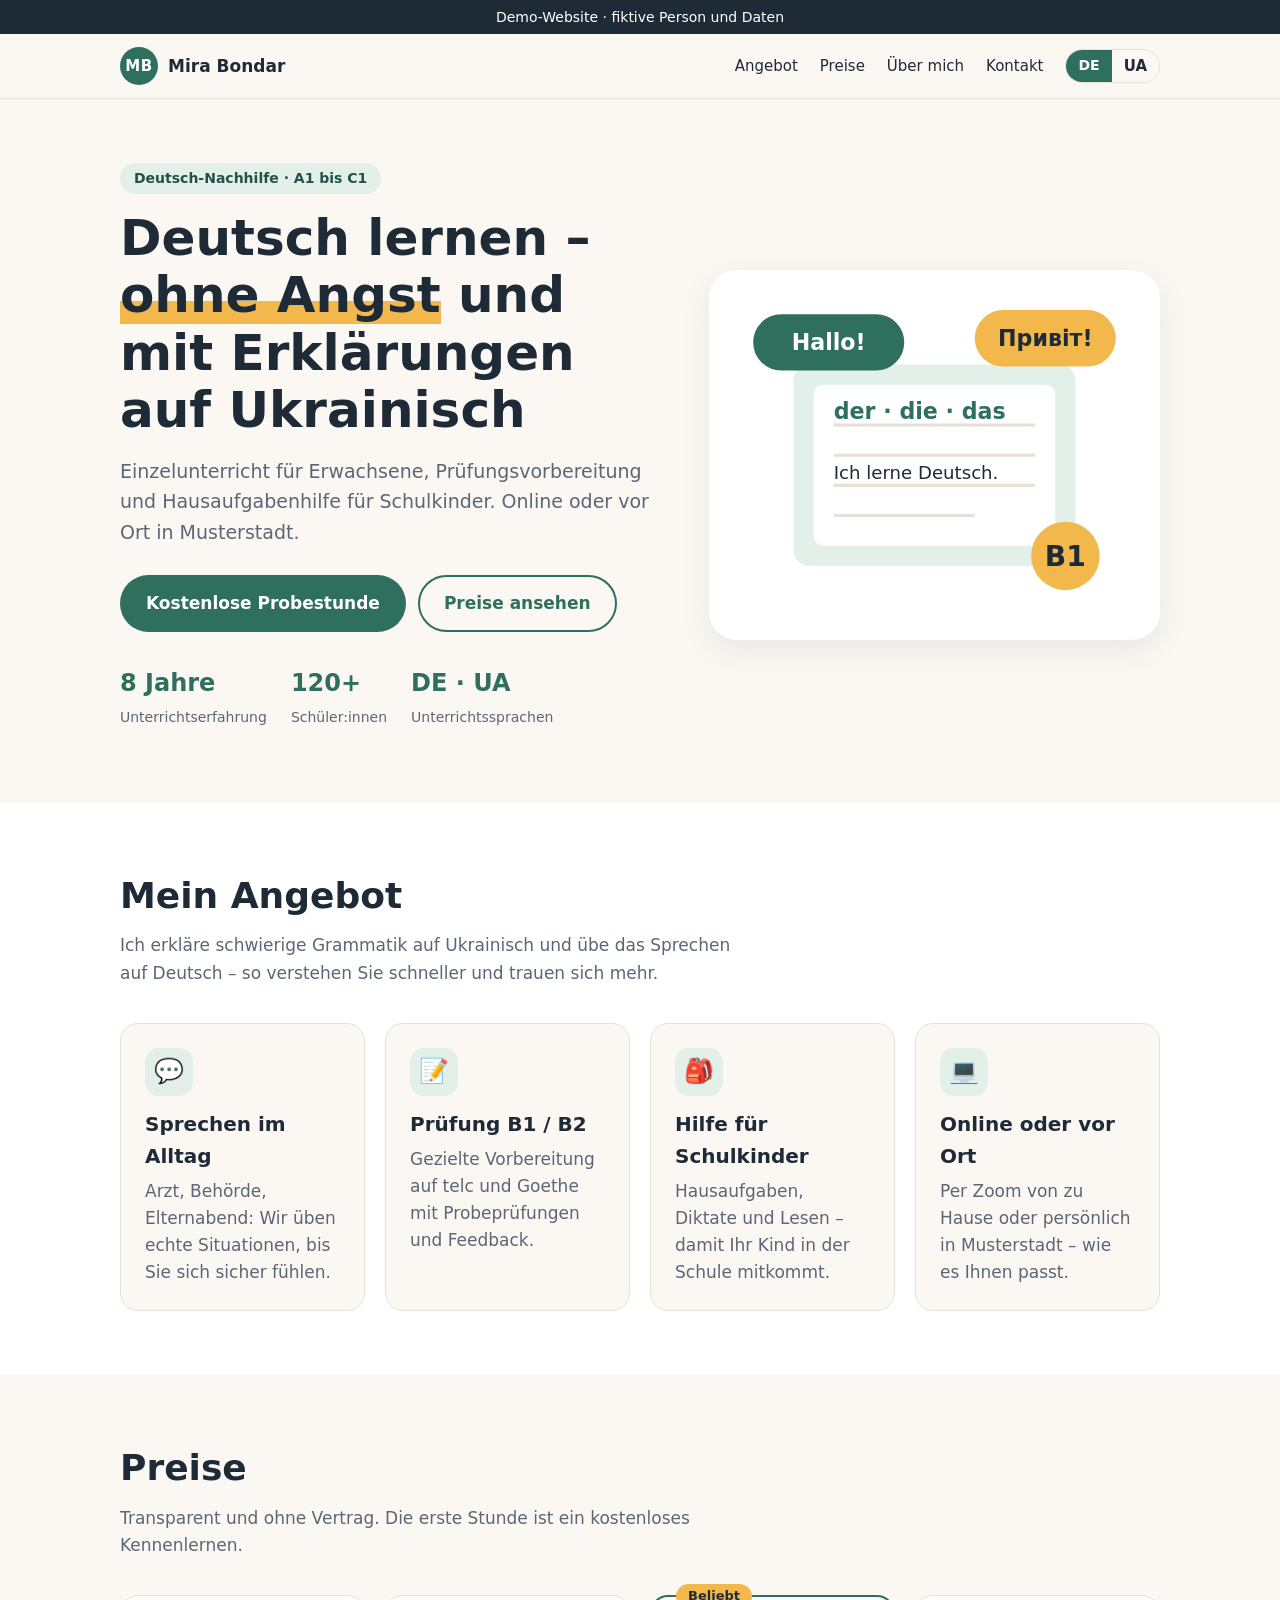
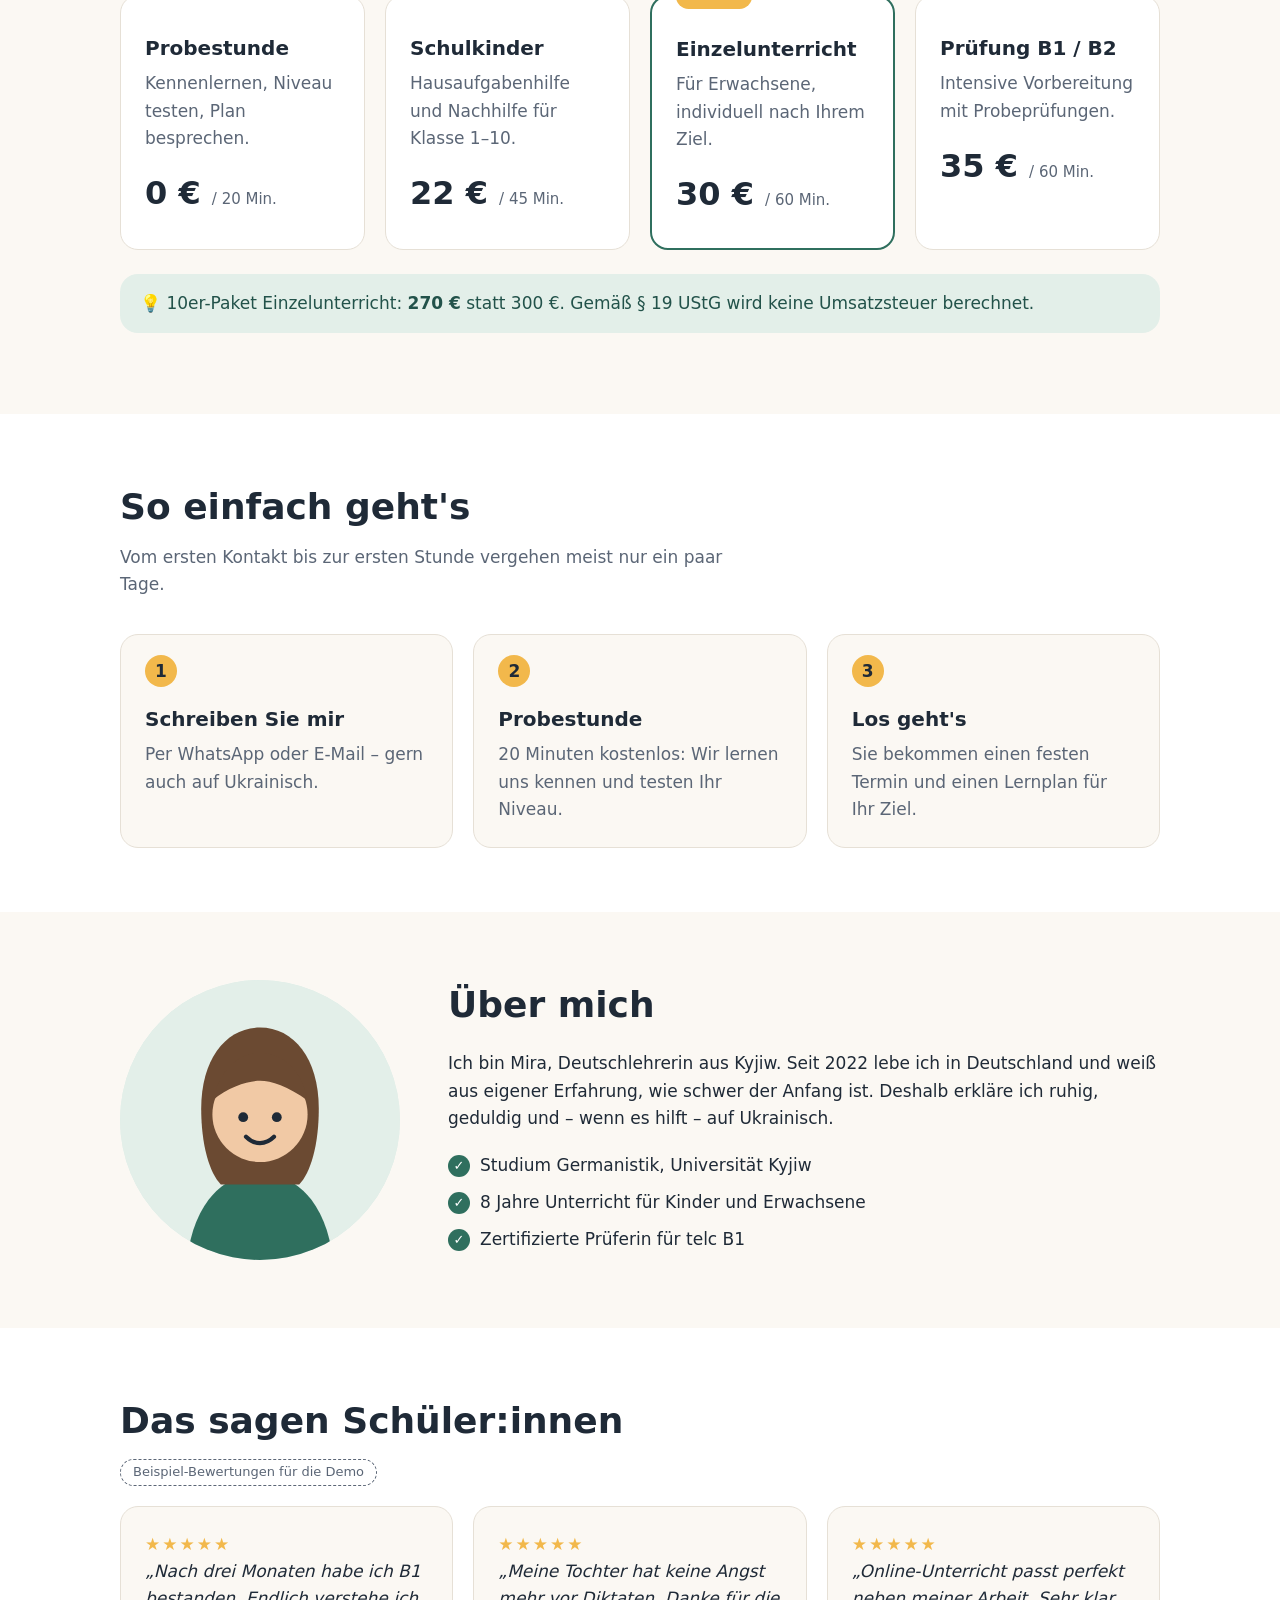
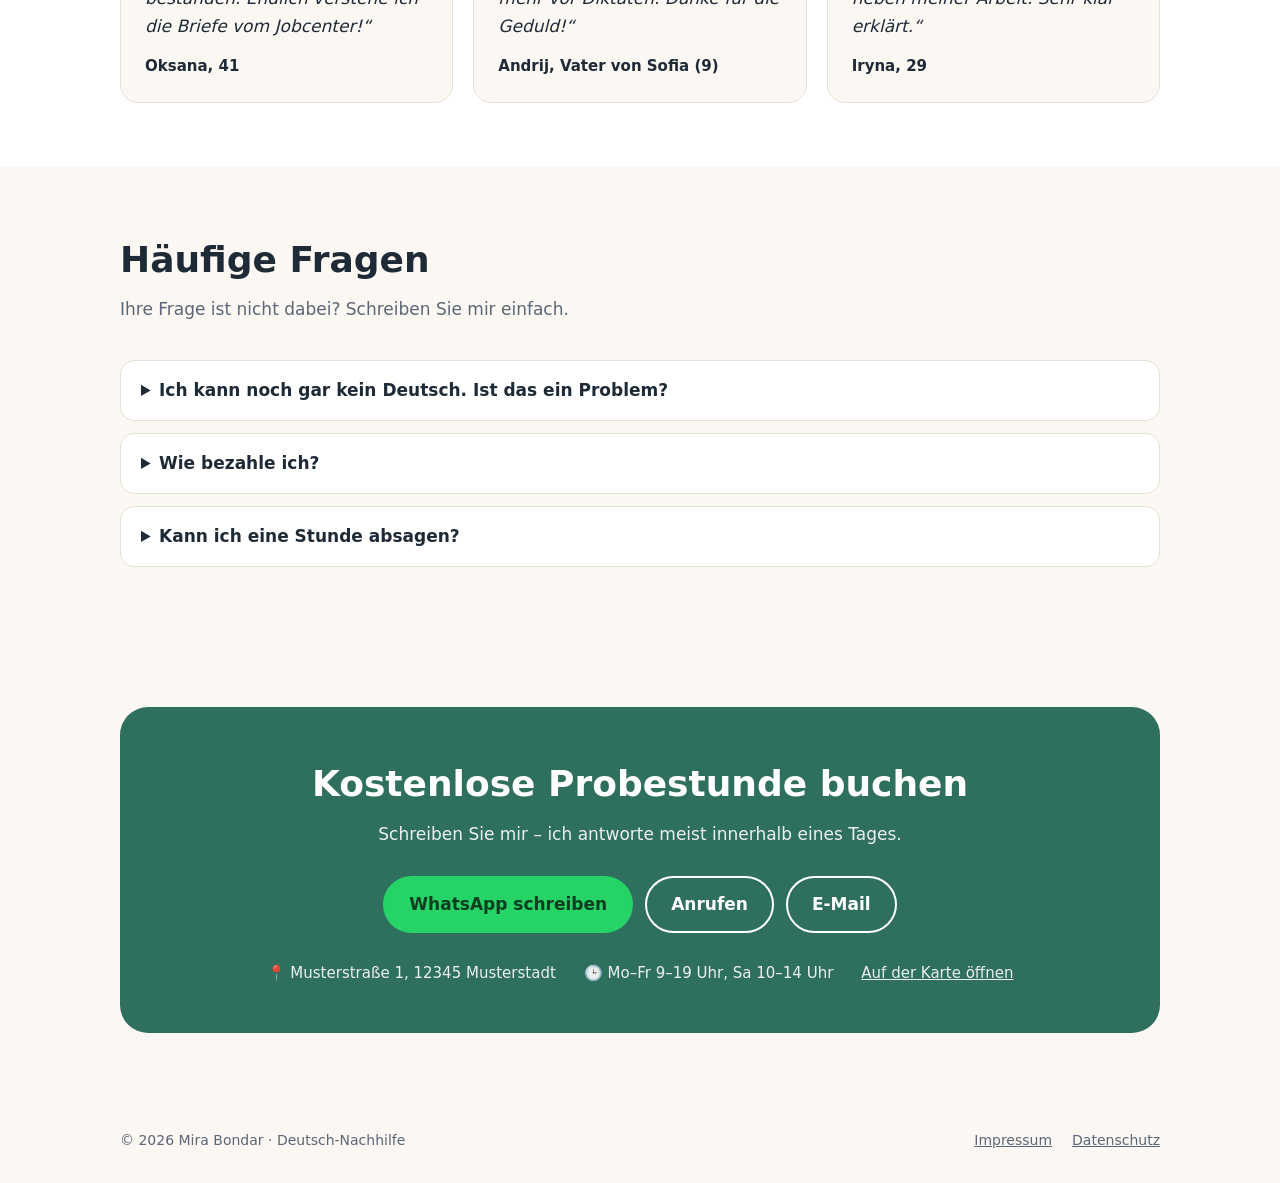
<file: index.html>
<!doctype html>
<html lang="de">
<head>
  <meta charset="utf-8">
  <meta name="viewport" content="width=device-width, initial-scale=1">
  <title>Mira Bondar – Deutsch-Nachhilfe für Ukrainer:innen</title>
  <meta name="description" content="Deutsch lernen ohne Angst: Einzelunterricht, Prüfungsvorbereitung B1/B2 und Nachhilfe für Schulkinder – online und vor Ort. Unterricht auf Deutsch und Ukrainisch.">
  <link rel="icon" href="img/favicon.svg" type="image/svg+xml">
  <link rel="alternate" hreflang="de" href="index.html">
  <link rel="alternate" hreflang="uk" href="uk/index.html">
  <link rel="stylesheet" href="css/style.css">
</head>
<body>

  <!-- Remove this banner when the site is made for a real client -->
  <div class="demo-banner">Demo-Website · fiktive Person und Daten</div>

  <header class="site-header">
    <div class="container header-row">
      <a class="logo" href="#top"><span class="logo-mark">MB</span> Mira Bondar</a>
      <nav class="main-nav">
        <a class="nav-link" href="#angebot">Angebot</a>
        <a class="nav-link" href="#preise">Preise</a>
        <a class="nav-link" href="#ueber-mich">Über mich</a>
        <a class="nav-link" href="#kontakt">Kontakt</a>
        <div class="lang-switch">
          <span class="active">DE</span>
          <a href="uk/index.html" hreflang="uk" lang="uk">UA</a>
        </div>
      </nav>
    </div>
  </header>

  <main id="top">

    <!-- Hero: the first screen a visitor sees -->
    <section class="hero">
      <div class="container hero-grid">
        <div>
          <span class="eyebrow">Deutsch-Nachhilfe · A1 bis C1</span>
          <h1>Deutsch lernen – <mark>ohne Angst</mark> und mit Erklärungen auf Ukrainisch</h1>
          <p class="lead">Einzelunterricht für Erwachsene, Prüfungsvorbereitung und Hausaufgabenhilfe für Schulkinder. Online oder vor Ort in Musterstadt.</p>
          <div class="hero-actions">
            <a class="btn btn-primary" href="#kontakt">Kostenlose Probestunde</a>
            <a class="btn btn-outline" href="#preise">Preise ansehen</a>
          </div>
          <ul class="hero-facts">
            <li><strong>8 Jahre</strong><span>Unterrichtserfahrung</span></li>
            <li><strong>120+</strong><span>Schüler:innen</span></li>
            <li><strong>DE · UA</strong><span>Unterrichtssprachen</span></li>
          </ul>
        </div>
        <div class="hero-art" aria-hidden="true">
          <!-- Simple drawn illustration: notebook with speech bubbles -->
          <svg viewBox="0 0 400 320">
            <rect x="60" y="70" width="280" height="200" rx="16" fill="#e3efe9"/>
            <rect x="80" y="90" width="240" height="160" rx="10" fill="#fff"/>
            <g stroke="#e6e0d6" stroke-width="3">
              <line x1="100" y1="130" x2="300" y2="130"/>
              <line x1="100" y1="160" x2="300" y2="160"/>
              <line x1="100" y1="190" x2="300" y2="190"/>
              <line x1="100" y1="220" x2="240" y2="220"/>
            </g>
            <text x="100" y="124" font-family="system-ui, sans-serif" font-size="22" font-weight="700" fill="#2f6f5e">der · die · das</text>
            <text x="100" y="184" font-family="system-ui, sans-serif" font-size="18" fill="#1f2a37">Ich lerne Deutsch.</text>
            <rect x="20" y="20" width="150" height="56" rx="28" fill="#2f6f5e"/>
            <text x="95" y="56" text-anchor="middle" font-family="system-ui, sans-serif" font-size="22" font-weight="700" fill="#fff">Hallo!</text>
            <rect x="240" y="16" width="140" height="56" rx="28" fill="#f2b84b"/>
            <text x="310" y="52" text-anchor="middle" font-family="system-ui, sans-serif" font-size="22" font-weight="700" fill="#1f2a37">Привіт!</text>
            <circle cx="330" cy="260" r="34" fill="#f2b84b"/>
            <text x="330" y="270" text-anchor="middle" font-family="system-ui, sans-serif" font-size="28" font-weight="700" fill="#1f2a37">B1</text>
          </svg>
        </div>
      </div>
    </section>

    <!-- Services -->
    <section class="section section-alt" id="angebot">
      <div class="container">
        <h2 class="section-title">Mein Angebot</h2>
        <p class="section-sub">Ich erkläre schwierige Grammatik auf Ukrainisch und übe das Sprechen auf Deutsch – so verstehen Sie schneller und trauen sich mehr.</p>
        <div class="cards">
          <div class="card">
            <div class="card-icon">💬</div>
            <h3>Sprechen im Alltag</h3>
            <p>Arzt, Behörde, Elternabend: Wir üben echte Situationen, bis Sie sich sicher fühlen.</p>
          </div>
          <div class="card">
            <div class="card-icon">📝</div>
            <h3>Prüfung B1 / B2</h3>
            <p>Gezielte Vorbereitung auf telc und Goethe mit Probeprüfungen und Feedback.</p>
          </div>
          <div class="card">
            <div class="card-icon">🎒</div>
            <h3>Hilfe für Schulkinder</h3>
            <p>Hausaufgaben, Diktate und Lesen – damit Ihr Kind in der Schule mitkommt.</p>
          </div>
          <div class="card">
            <div class="card-icon">💻</div>
            <h3>Online oder vor Ort</h3>
            <p>Per Zoom von zu Hause oder persönlich in Musterstadt – wie es Ihnen passt.</p>
          </div>
        </div>
      </div>
    </section>

    <!-- Prices -->
    <section class="section" id="preise">
      <div class="container">
        <h2 class="section-title">Preise</h2>
        <p class="section-sub">Transparent und ohne Vertrag. Die erste Stunde ist ein kostenloses Kennenlernen.</p>
        <div class="cards">
          <div class="card price-card">
            <h3>Probestunde</h3>
            <p>Kennenlernen, Niveau testen, Plan besprechen.</p>
            <div class="price">0 € <small>/ 20 Min.</small></div>
          </div>
          <div class="card price-card">
            <h3>Schulkinder</h3>
            <p>Hausaufgabenhilfe und Nachhilfe für Klasse 1–10.</p>
            <div class="price">22 € <small>/ 45 Min.</small></div>
          </div>
          <div class="card price-card featured">
            <span class="badge">Beliebt</span>
            <h3>Einzelunterricht</h3>
            <p>Für Erwachsene, individuell nach Ihrem Ziel.</p>
            <div class="price">30 € <small>/ 60 Min.</small></div>
          </div>
          <div class="card price-card">
            <h3>Prüfung B1 / B2</h3>
            <p>Intensive Vorbereitung mit Probeprüfungen.</p>
            <div class="price">35 € <small>/ 60 Min.</small></div>
          </div>
        </div>
        <p class="note">💡 10er-Paket Einzelunterricht: <strong>270 €</strong> statt 300 €. Gemäß § 19 UStG wird keine Umsatzsteuer berechnet.</p>
      </div>
    </section>

    <!-- How it works -->
    <section class="section section-alt">
      <div class="container">
        <h2 class="section-title">So einfach geht's</h2>
        <p class="section-sub">Vom ersten Kontakt bis zur ersten Stunde vergehen meist nur ein paar Tage.</p>
        <div class="cards steps">
          <div class="card">
            <h3>Schreiben Sie mir</h3>
            <p>Per WhatsApp oder E-Mail – gern auch auf Ukrainisch.</p>
          </div>
          <div class="card">
            <h3>Probestunde</h3>
            <p>20 Minuten kostenlos: Wir lernen uns kennen und testen Ihr Niveau.</p>
          </div>
          <div class="card">
            <h3>Los geht's</h3>
            <p>Sie bekommen einen festen Termin und einen Lernplan für Ihr Ziel.</p>
          </div>
        </div>
      </div>
    </section>

    <!-- About -->
    <section class="section" id="ueber-mich">
      <div class="container about-grid">
        <div class="about-photo" aria-hidden="true">
          <!-- Placeholder portrait; replace with the client's real photo -->
          <svg viewBox="0 0 200 200">
            <rect width="200" height="200" fill="#e3efe9"/>
            <path d="M48 200c4-40 26-62 52-62s48 22 52 62z" fill="#2f6f5e"/>
            <path d="M58 92c0-36 18-58 42-58s42 22 42 58c0 26-6 46-14 54H72c-8-8-14-28-14-54z" fill="#6b4a32"/>
            <circle cx="100" cy="96" r="34" fill="#f1c9a5"/>
            <path d="M66 86c6-24 20-34 34-34s30 10 34 34c-14-10-26-14-34-14s-22 4-34 14z" fill="#6b4a32"/>
            <circle cx="88" cy="98" r="3.5" fill="#1f2a37"/>
            <circle cx="112" cy="98" r="3.5" fill="#1f2a37"/>
            <path d="M90 112c6 6 14 6 20 0" stroke="#1f2a37" stroke-width="3" fill="none" stroke-linecap="round"/>
          </svg>
        </div>
        <div>
          <h2 class="section-title">Über mich</h2>
          <p>Ich bin Mira, Deutschlehrerin aus Kyjiw. Seit 2022 lebe ich in Deutschland und weiß aus eigener Erfahrung, wie schwer der Anfang ist. Deshalb erkläre ich ruhig, geduldig und – wenn es hilft – auf Ukrainisch.</p>
          <ul class="check-list">
            <li>Studium Germanistik, Universität Kyjiw</li>
            <li>8 Jahre Unterricht für Kinder und Erwachsene</li>
            <li>Zertifizierte Prüferin für telc B1</li>
          </ul>
        </div>
      </div>
    </section>

    <!-- Reviews: in a real site only real reviews with permission -->
    <section class="section section-alt">
      <div class="container">
        <h2 class="section-title">Das sagen Schüler:innen</h2>
        <span class="example-label">Beispiel-Bewertungen für die Demo</span>
        <div class="cards">
          <div class="card review">
            <div class="stars">★★★★★</div>
            <blockquote>„Nach drei Monaten habe ich B1 bestanden. Endlich verstehe ich die Briefe vom Jobcenter!“</blockquote>
            <div class="who">Oksana, 41</div>
          </div>
          <div class="card review">
            <div class="stars">★★★★★</div>
            <blockquote>„Meine Tochter hat keine Angst mehr vor Diktaten. Danke für die Geduld!“</blockquote>
            <div class="who">Andrij, Vater von Sofia (9)</div>
          </div>
          <div class="card review">
            <div class="stars">★★★★★</div>
            <blockquote>„Online-Unterricht passt perfekt neben meiner Arbeit. Sehr klar erklärt.“</blockquote>
            <div class="who">Iryna, 29</div>
          </div>
        </div>
      </div>
    </section>

    <!-- FAQ: <details> opens and closes without any JavaScript -->
    <section class="section faq">
      <div class="container">
        <h2 class="section-title">Häufige Fragen</h2>
        <p class="section-sub">Ihre Frage ist nicht dabei? Schreiben Sie mir einfach.</p>
        <details>
          <summary>Ich kann noch gar kein Deutsch. Ist das ein Problem?</summary>
          <p>Nein! Gerade am Anfang erkläre ich viel auf Ukrainisch. Wir starten bei null.</p>
        </details>
        <details>
          <summary>Wie bezahle ich?</summary>
          <p>Per Überweisung nach der Stunde oder im Voraus für ein 10er-Paket.</p>
        </details>
        <details>
          <summary>Kann ich eine Stunde absagen?</summary>
          <p>Ja, bis 24 Stunden vorher kostenlos.</p>
        </details>
      </div>
    </section>

    <!-- Contact: plain links, no form, so no personal data is stored -->
    <section class="section" id="kontakt">
      <div class="container">
        <div class="contact-box">
          <h2>Kostenlose Probestunde buchen</h2>
          <p>Schreiben Sie mir – ich antworte meist innerhalb eines Tages.</p>
          <div class="contact-actions">
            <a class="btn btn-whatsapp" href="https://wa.me/4900000000000">WhatsApp schreiben</a>
            <a class="btn btn-outline" href="tel:+4900000000000">Anrufen</a>
            <a class="btn btn-outline" href="mailto:mira@example.com">E-Mail</a>
          </div>
          <div class="contact-details">
            <span>📍 Musterstraße 1, 12345 Musterstadt</span>
            <span>🕒 Mo–Fr 9–19 Uhr, Sa 10–14 Uhr</span>
            <a href="https://www.openstreetmap.org/search?query=Musterstadt" rel="noopener">Auf der Karte öffnen</a>
          </div>
        </div>
      </div>
    </section>

  </main>

  <footer class="site-footer">
    <div class="container footer-row">
      <span>© 2026 Mira Bondar · Deutsch-Nachhilfe</span>
      <div class="footer-links">
        <a href="impressum.html">Impressum</a>
        <a href="datenschutz.html">Datenschutz</a>
      </div>
    </div>
  </footer>

</body>
</html>
</file>
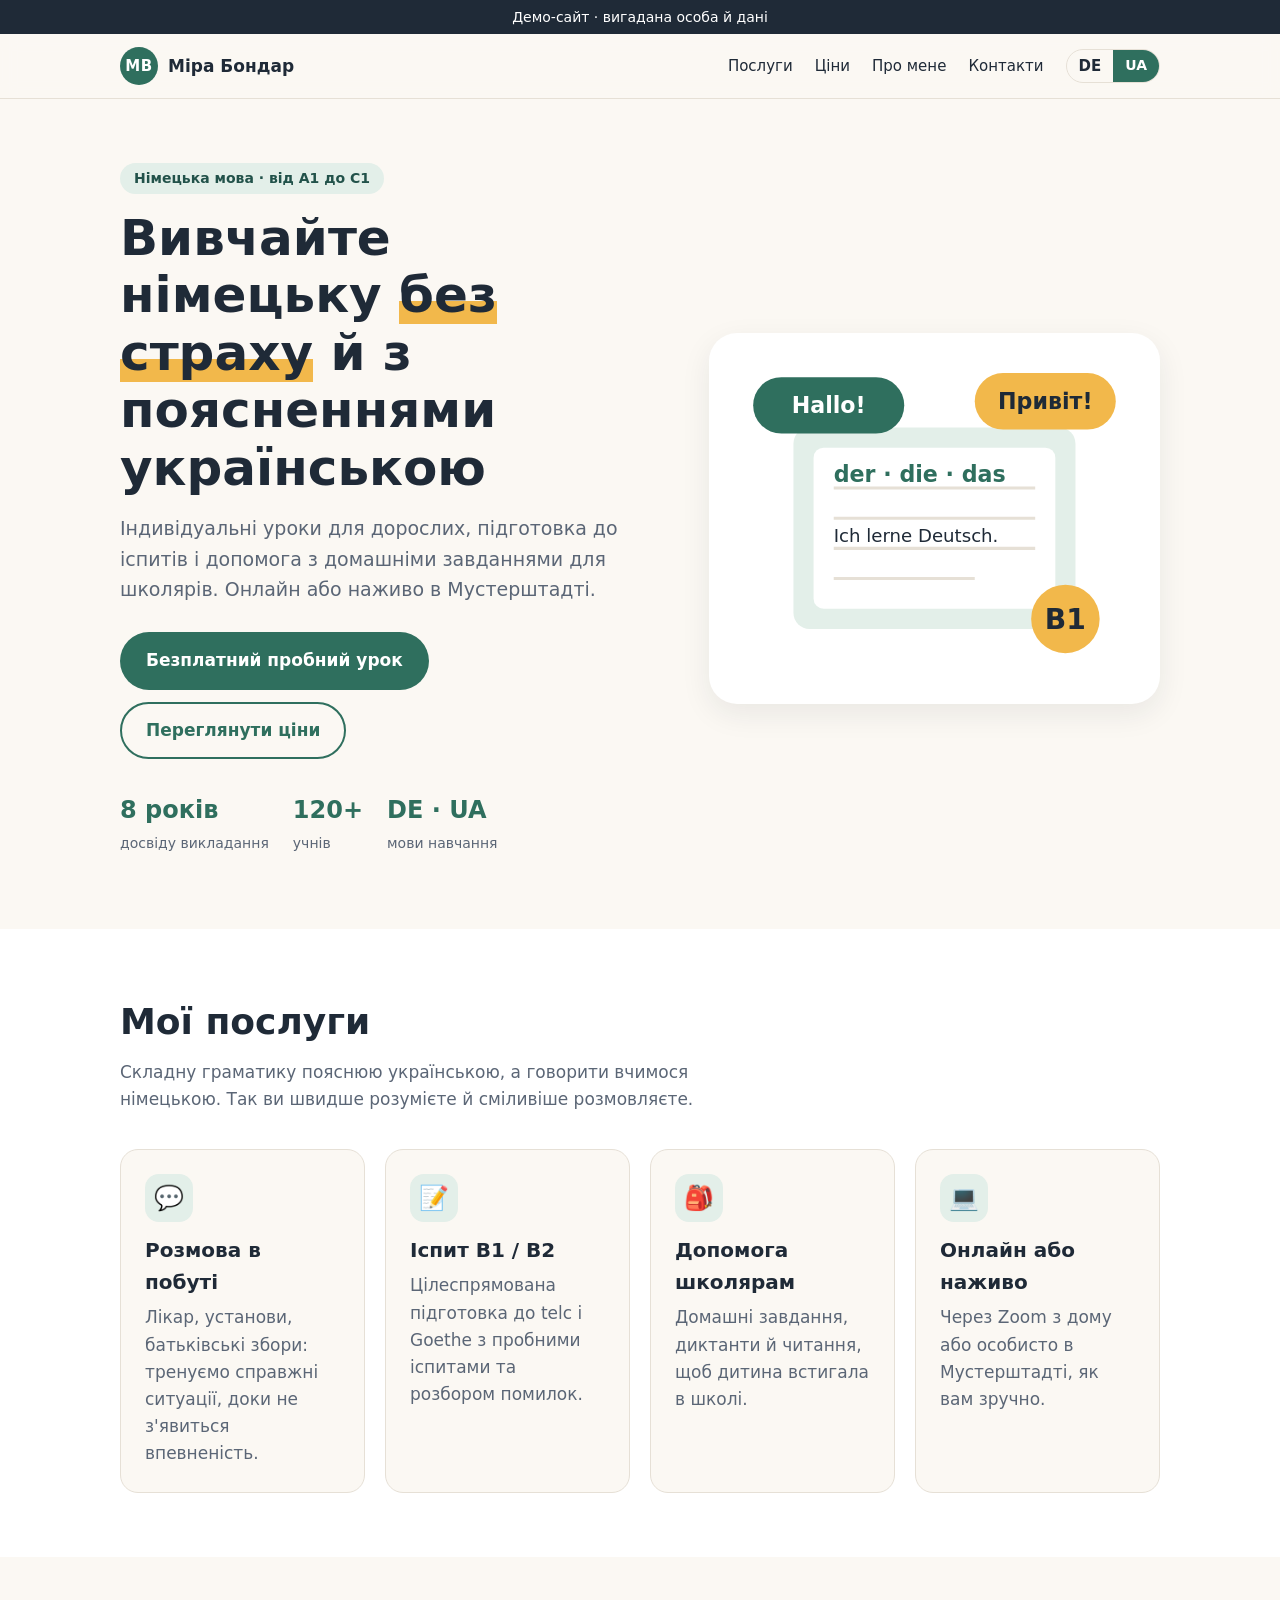
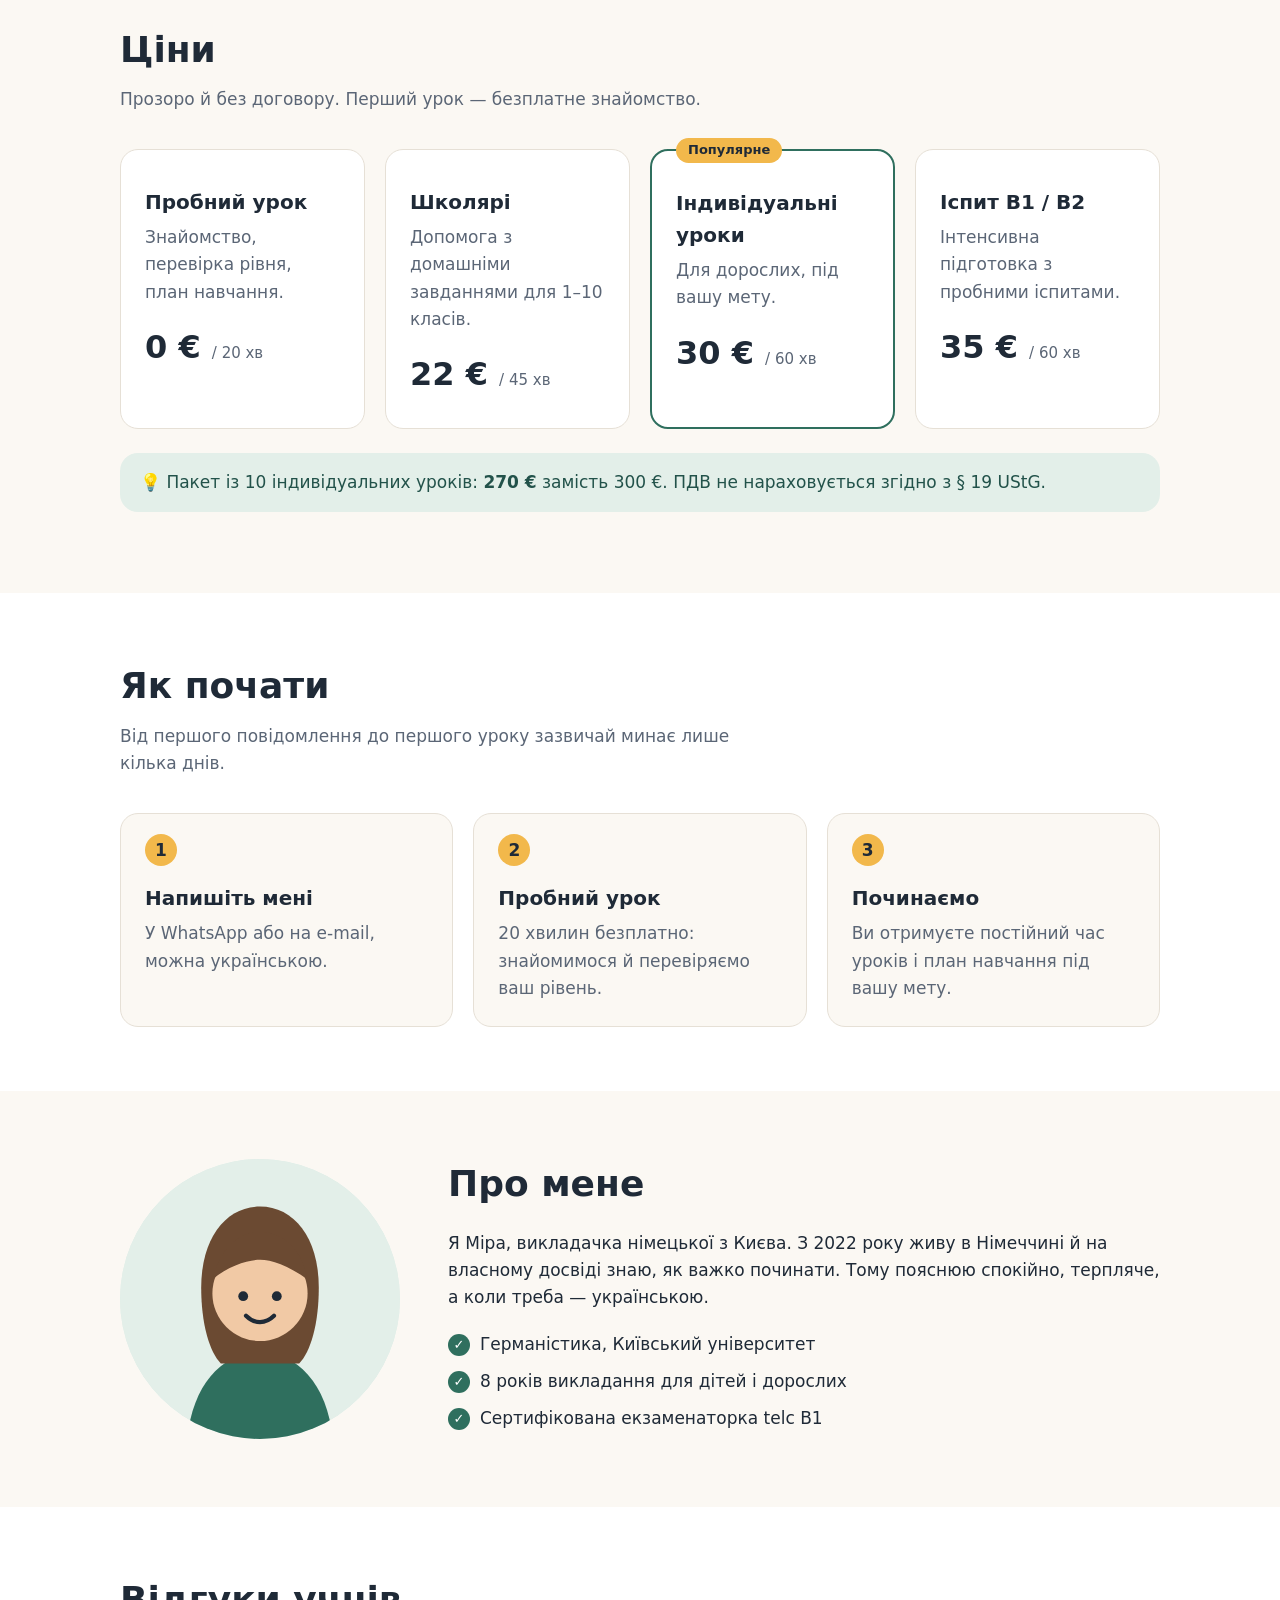
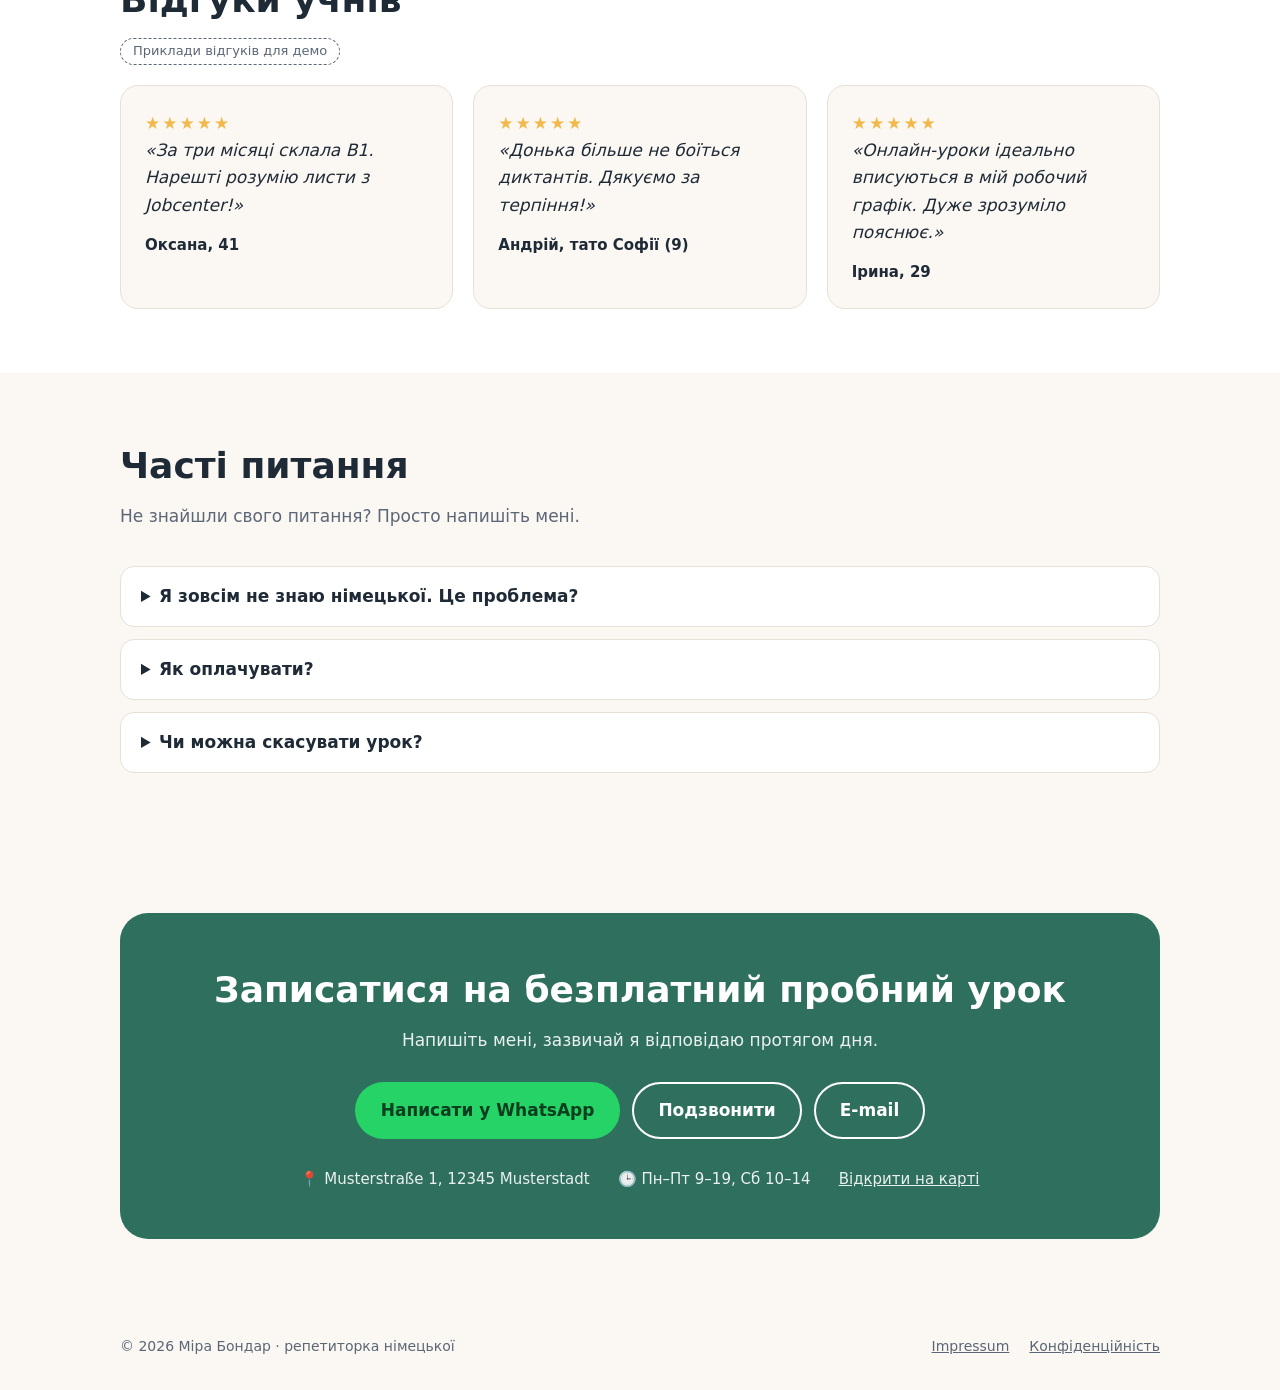
<file: uk/index.html>
<!doctype html>
<html lang="uk">
<head>
  <meta charset="utf-8">
  <meta name="viewport" content="width=device-width, initial-scale=1">
  <title>Міра Бондар – репетиторка німецької мови</title>
  <meta name="description" content="Німецька без страху: індивідуальні уроки, підготовка до іспитів B1/B2 і допомога школярам – онлайн і наживо. Пояснення українською.">
  <link rel="icon" href="../img/favicon.svg" type="image/svg+xml">
  <link rel="alternate" hreflang="de" href="../index.html">
  <link rel="alternate" hreflang="uk" href="index.html">
  <link rel="stylesheet" href="../css/style.css">
</head>
<body>

  <!-- Remove this banner when the site is made for a real client -->
  <div class="demo-banner">Демо-сайт · вигадана особа й дані</div>

  <header class="site-header">
    <div class="container header-row">
      <a class="logo" href="#top"><span class="logo-mark">MB</span> Міра Бондар</a>
      <nav class="main-nav">
        <a class="nav-link" href="#poslugy">Послуги</a>
        <a class="nav-link" href="#tsiny">Ціни</a>
        <a class="nav-link" href="#pro-mene">Про мене</a>
        <a class="nav-link" href="#kontakty">Контакти</a>
        <div class="lang-switch">
          <a href="../index.html" hreflang="de" lang="de">DE</a>
          <span class="active">UA</span>
        </div>
      </nav>
    </div>
  </header>

  <main id="top">

    <!-- Hero: the first screen a visitor sees -->
    <section class="hero">
      <div class="container hero-grid">
        <div>
          <span class="eyebrow">Німецька мова · від A1 до C1</span>
          <h1>Вивчайте німецьку <mark>без страху</mark> й з поясненнями українською</h1>
          <p class="lead">Індивідуальні уроки для дорослих, підготовка до іспитів і допомога з домашніми завданнями для школярів. Онлайн або наживо в Мустерштадті.</p>
          <div class="hero-actions">
            <a class="btn btn-primary" href="#kontakty">Безплатний пробний урок</a>
            <a class="btn btn-outline" href="#tsiny">Переглянути ціни</a>
          </div>
          <ul class="hero-facts">
            <li><strong>8 років</strong><span>досвіду викладання</span></li>
            <li><strong>120+</strong><span>учнів</span></li>
            <li><strong>DE · UA</strong><span>мови навчання</span></li>
          </ul>
        </div>
        <div class="hero-art" aria-hidden="true">
          <!-- Simple drawn illustration: notebook with speech bubbles -->
          <svg viewBox="0 0 400 320">
            <rect x="60" y="70" width="280" height="200" rx="16" fill="#e3efe9"/>
            <rect x="80" y="90" width="240" height="160" rx="10" fill="#fff"/>
            <g stroke="#e6e0d6" stroke-width="3">
              <line x1="100" y1="130" x2="300" y2="130"/>
              <line x1="100" y1="160" x2="300" y2="160"/>
              <line x1="100" y1="190" x2="300" y2="190"/>
              <line x1="100" y1="220" x2="240" y2="220"/>
            </g>
            <text x="100" y="124" font-family="system-ui, sans-serif" font-size="22" font-weight="700" fill="#2f6f5e">der · die · das</text>
            <text x="100" y="184" font-family="system-ui, sans-serif" font-size="18" fill="#1f2a37">Ich lerne Deutsch.</text>
            <rect x="20" y="20" width="150" height="56" rx="28" fill="#2f6f5e"/>
            <text x="95" y="56" text-anchor="middle" font-family="system-ui, sans-serif" font-size="22" font-weight="700" fill="#fff">Hallo!</text>
            <rect x="240" y="16" width="140" height="56" rx="28" fill="#f2b84b"/>
            <text x="310" y="52" text-anchor="middle" font-family="system-ui, sans-serif" font-size="22" font-weight="700" fill="#1f2a37">Привіт!</text>
            <circle cx="330" cy="260" r="34" fill="#f2b84b"/>
            <text x="330" y="270" text-anchor="middle" font-family="system-ui, sans-serif" font-size="28" font-weight="700" fill="#1f2a37">B1</text>
          </svg>
        </div>
      </div>
    </section>

    <!-- Services -->
    <section class="section section-alt" id="poslugy">
      <div class="container">
        <h2 class="section-title">Мої послуги</h2>
        <p class="section-sub">Складну граматику пояснюю українською, а говорити вчимося німецькою. Так ви швидше розумієте й сміливіше розмовляєте.</p>
        <div class="cards">
          <div class="card">
            <div class="card-icon">💬</div>
            <h3>Розмова в побуті</h3>
            <p>Лікар, установи, батьківські збори: тренуємо справжні ситуації, доки не з'явиться впевненість.</p>
          </div>
          <div class="card">
            <div class="card-icon">📝</div>
            <h3>Іспит B1 / B2</h3>
            <p>Цілеспрямована підготовка до telc і Goethe з пробними іспитами та розбором помилок.</p>
          </div>
          <div class="card">
            <div class="card-icon">🎒</div>
            <h3>Допомога школярам</h3>
            <p>Домашні завдання, диктанти й читання, щоб дитина встигала в школі.</p>
          </div>
          <div class="card">
            <div class="card-icon">💻</div>
            <h3>Онлайн або наживо</h3>
            <p>Через Zoom з дому або особисто в Мустерштадті, як вам зручно.</p>
          </div>
        </div>
      </div>
    </section>

    <!-- Prices -->
    <section class="section" id="tsiny">
      <div class="container">
        <h2 class="section-title">Ціни</h2>
        <p class="section-sub">Прозоро й без договору. Перший урок — безплатне знайомство.</p>
        <div class="cards">
          <div class="card price-card">
            <h3>Пробний урок</h3>
            <p>Знайомство, перевірка рівня, план навчання.</p>
            <div class="price">0 € <small>/ 20 хв</small></div>
          </div>
          <div class="card price-card">
            <h3>Школярі</h3>
            <p>Допомога з домашніми завданнями для 1–10 класів.</p>
            <div class="price">22 € <small>/ 45 хв</small></div>
          </div>
          <div class="card price-card featured">
            <span class="badge">Популярне</span>
            <h3>Індивідуальні уроки</h3>
            <p>Для дорослих, під вашу мету.</p>
            <div class="price">30 € <small>/ 60 хв</small></div>
          </div>
          <div class="card price-card">
            <h3>Іспит B1 / B2</h3>
            <p>Інтенсивна підготовка з пробними іспитами.</p>
            <div class="price">35 € <small>/ 60 хв</small></div>
          </div>
        </div>
        <p class="note">💡 Пакет із 10 індивідуальних уроків: <strong>270 €</strong> замість 300 €. ПДВ не нараховується згідно з § 19 UStG.</p>
      </div>
    </section>

    <!-- How it works -->
    <section class="section section-alt">
      <div class="container">
        <h2 class="section-title">Як почати</h2>
        <p class="section-sub">Від першого повідомлення до першого уроку зазвичай минає лише кілька днів.</p>
        <div class="cards steps">
          <div class="card">
            <h3>Напишіть мені</h3>
            <p>У WhatsApp або на e-mail, можна українською.</p>
          </div>
          <div class="card">
            <h3>Пробний урок</h3>
            <p>20 хвилин безплатно: знайомимося й перевіряємо ваш рівень.</p>
          </div>
          <div class="card">
            <h3>Починаємо</h3>
            <p>Ви отримуєте постійний час уроків і план навчання під вашу мету.</p>
          </div>
        </div>
      </div>
    </section>

    <!-- About -->
    <section class="section" id="pro-mene">
      <div class="container about-grid">
        <div class="about-photo" aria-hidden="true">
          <!-- Placeholder portrait; replace with the client's real photo -->
          <svg viewBox="0 0 200 200">
            <rect width="200" height="200" fill="#e3efe9"/>
            <path d="M48 200c4-40 26-62 52-62s48 22 52 62z" fill="#2f6f5e"/>
            <path d="M58 92c0-36 18-58 42-58s42 22 42 58c0 26-6 46-14 54H72c-8-8-14-28-14-54z" fill="#6b4a32"/>
            <circle cx="100" cy="96" r="34" fill="#f1c9a5"/>
            <path d="M66 86c6-24 20-34 34-34s30 10 34 34c-14-10-26-14-34-14s-22 4-34 14z" fill="#6b4a32"/>
            <circle cx="88" cy="98" r="3.5" fill="#1f2a37"/>
            <circle cx="112" cy="98" r="3.5" fill="#1f2a37"/>
            <path d="M90 112c6 6 14 6 20 0" stroke="#1f2a37" stroke-width="3" fill="none" stroke-linecap="round"/>
          </svg>
        </div>
        <div>
          <h2 class="section-title">Про мене</h2>
          <p>Я Міра, викладачка німецької з Києва. З 2022 року живу в Німеччині й на власному досвіді знаю, як важко починати. Тому пояснюю спокійно, терпляче, а коли треба — українською.</p>
          <ul class="check-list">
            <li>Германістика, Київський університет</li>
            <li>8 років викладання для дітей і дорослих</li>
            <li>Сертифікована екзаменаторка telc B1</li>
          </ul>
        </div>
      </div>
    </section>

    <!-- Reviews: in a real site only real reviews with permission -->
    <section class="section section-alt">
      <div class="container">
        <h2 class="section-title">Відгуки учнів</h2>
        <span class="example-label">Приклади відгуків для демо</span>
        <div class="cards">
          <div class="card review">
            <div class="stars">★★★★★</div>
            <blockquote>«За три місяці склала B1. Нарешті розумію листи з Jobcenter!»</blockquote>
            <div class="who">Оксана, 41</div>
          </div>
          <div class="card review">
            <div class="stars">★★★★★</div>
            <blockquote>«Донька більше не боїться диктантів. Дякуємо за терпіння!»</blockquote>
            <div class="who">Андрій, тато Софії (9)</div>
          </div>
          <div class="card review">
            <div class="stars">★★★★★</div>
            <blockquote>«Онлайн-уроки ідеально вписуються в мій робочий графік. Дуже зрозуміло пояснює.»</blockquote>
            <div class="who">Ірина, 29</div>
          </div>
        </div>
      </div>
    </section>

    <!-- FAQ: <details> opens and closes without any JavaScript -->
    <section class="section faq">
      <div class="container">
        <h2 class="section-title">Часті питання</h2>
        <p class="section-sub">Не знайшли свого питання? Просто напишіть мені.</p>
        <details>
          <summary>Я зовсім не знаю німецької. Це проблема?</summary>
          <p>Ні! На початку я багато пояснюю українською. Почнемо з нуля.</p>
        </details>
        <details>
          <summary>Як оплачувати?</summary>
          <p>Банківським переказом після уроку або наперед за пакет із 10 уроків.</p>
        </details>
        <details>
          <summary>Чи можна скасувати урок?</summary>
          <p>Так, безплатно, якщо попередити щонайменше за 24 години.</p>
        </details>
      </div>
    </section>

    <!-- Contact: plain links, no form, so no personal data is stored -->
    <section class="section" id="kontakty">
      <div class="container">
        <div class="contact-box">
          <h2>Записатися на безплатний пробний урок</h2>
          <p>Напишіть мені, зазвичай я відповідаю протягом дня.</p>
          <div class="contact-actions">
            <a class="btn btn-whatsapp" href="https://wa.me/4900000000000">Написати у WhatsApp</a>
            <a class="btn btn-outline" href="tel:+4900000000000">Подзвонити</a>
            <a class="btn btn-outline" href="mailto:mira@example.com">E-mail</a>
          </div>
          <div class="contact-details">
            <span>📍 Musterstraße 1, 12345 Musterstadt</span>
            <span>🕒 Пн–Пт 9–19, Сб 10–14</span>
            <a href="https://www.openstreetmap.org/search?query=Musterstadt" rel="noopener">Відкрити на карті</a>
          </div>
        </div>
      </div>
    </section>

  </main>

  <footer class="site-footer">
    <div class="container footer-row">
      <span>© 2026 Міра Бондар · репетиторка німецької</span>
      <div class="footer-links">
        <a href="impressum.html">Impressum</a>
        <a href="datenschutz.html">Конфіденційність</a>
      </div>
    </div>
  </footer>

</body>
</html>
</file>
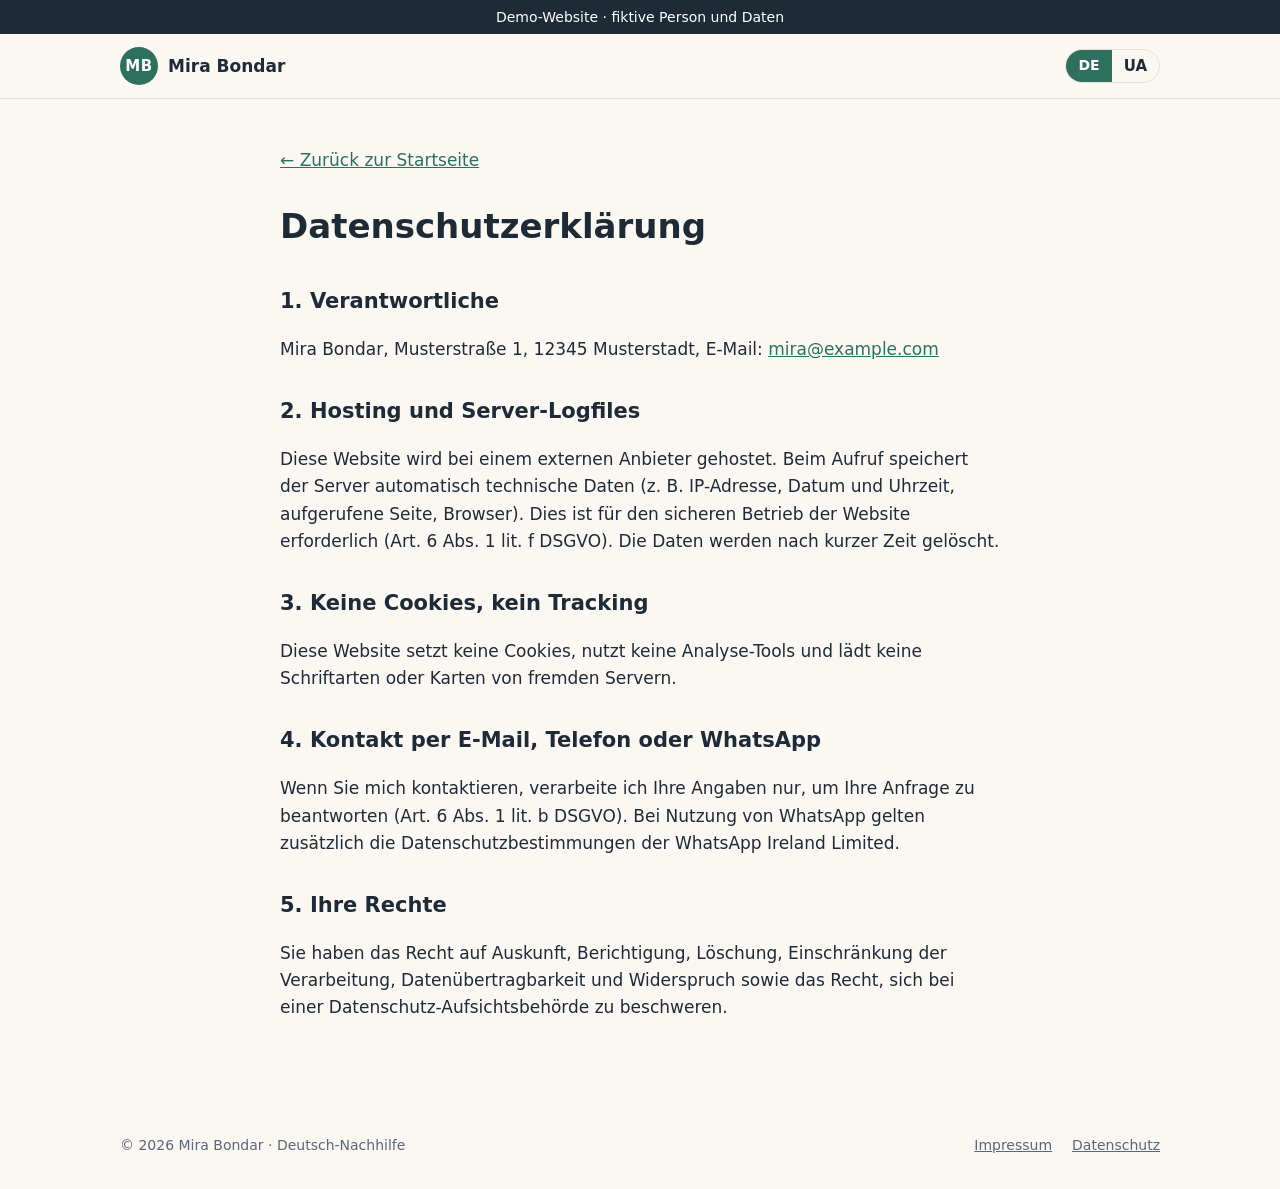
<file: datenschutz.html>
<!doctype html>
<html lang="de">
<head>
  <meta charset="utf-8">
  <meta name="viewport" content="width=device-width, initial-scale=1">
  <title>Datenschutz – Mira Bondar</title>
  <meta name="robots" content="noindex">
  <link rel="icon" href="img/favicon.svg" type="image/svg+xml">
  <link rel="stylesheet" href="css/style.css">
</head>
<body>
  <div class="demo-banner">Demo-Website · fiktive Person und Daten</div>

  <header class="site-header">
    <div class="container header-row">
      <a class="logo" href="index.html"><span class="logo-mark">MB</span> Mira Bondar</a>
      <nav class="main-nav">
        <div class="lang-switch">
          <span class="active">DE</span>
          <a href="uk/datenschutz.html" hreflang="uk" lang="uk">UA</a>
        </div>
      </nav>
    </div>
  </header>

  <!-- SAMPLE ONLY: for a real client generate the text (e.g. with the free
       generator on e-recht24.de) using the client's hosting provider -->
  <main class="container legal">
    <a class="back" href="index.html">← Zurück zur Startseite</a>
    <h1>Datenschutzerklärung</h1>

    <h2>1. Verantwortliche</h2>
    <p>Mira Bondar, Musterstraße 1, 12345 Musterstadt, E-Mail: <a href="mailto:mira@example.com">mira@example.com</a></p>

    <h2>2. Hosting und Server-Logfiles</h2>
    <p>Diese Website wird bei einem externen Anbieter gehostet. Beim Aufruf speichert der Server automatisch technische Daten (z. B. IP-Adresse, Datum und Uhrzeit, aufgerufene Seite, Browser). Dies ist für den sicheren Betrieb der Website erforderlich (Art. 6 Abs. 1 lit. f DSGVO). Die Daten werden nach kurzer Zeit gelöscht.</p>

    <h2>3. Keine Cookies, kein Tracking</h2>
    <p>Diese Website setzt keine Cookies, nutzt keine Analyse-Tools und lädt keine Schriftarten oder Karten von fremden Servern.</p>

    <h2>4. Kontakt per E-Mail, Telefon oder WhatsApp</h2>
    <p>Wenn Sie mich kontaktieren, verarbeite ich Ihre Angaben nur, um Ihre Anfrage zu beantworten (Art. 6 Abs. 1 lit. b DSGVO). Bei Nutzung von WhatsApp gelten zusätzlich die Datenschutzbestimmungen der WhatsApp Ireland Limited.</p>

    <h2>5. Ihre Rechte</h2>
    <p>Sie haben das Recht auf Auskunft, Berichtigung, Löschung, Einschränkung der Verarbeitung, Datenübertragbarkeit und Widerspruch sowie das Recht, sich bei einer Datenschutz-Aufsichtsbehörde zu beschweren.</p>
  </main>

  <footer class="site-footer">
    <div class="container footer-row">
      <span>© 2026 Mira Bondar · Deutsch-Nachhilfe</span>
      <div class="footer-links">
        <a href="impressum.html">Impressum</a>
        <a href="datenschutz.html">Datenschutz</a>
      </div>
    </div>
  </footer>
</body>
</html>
</file>
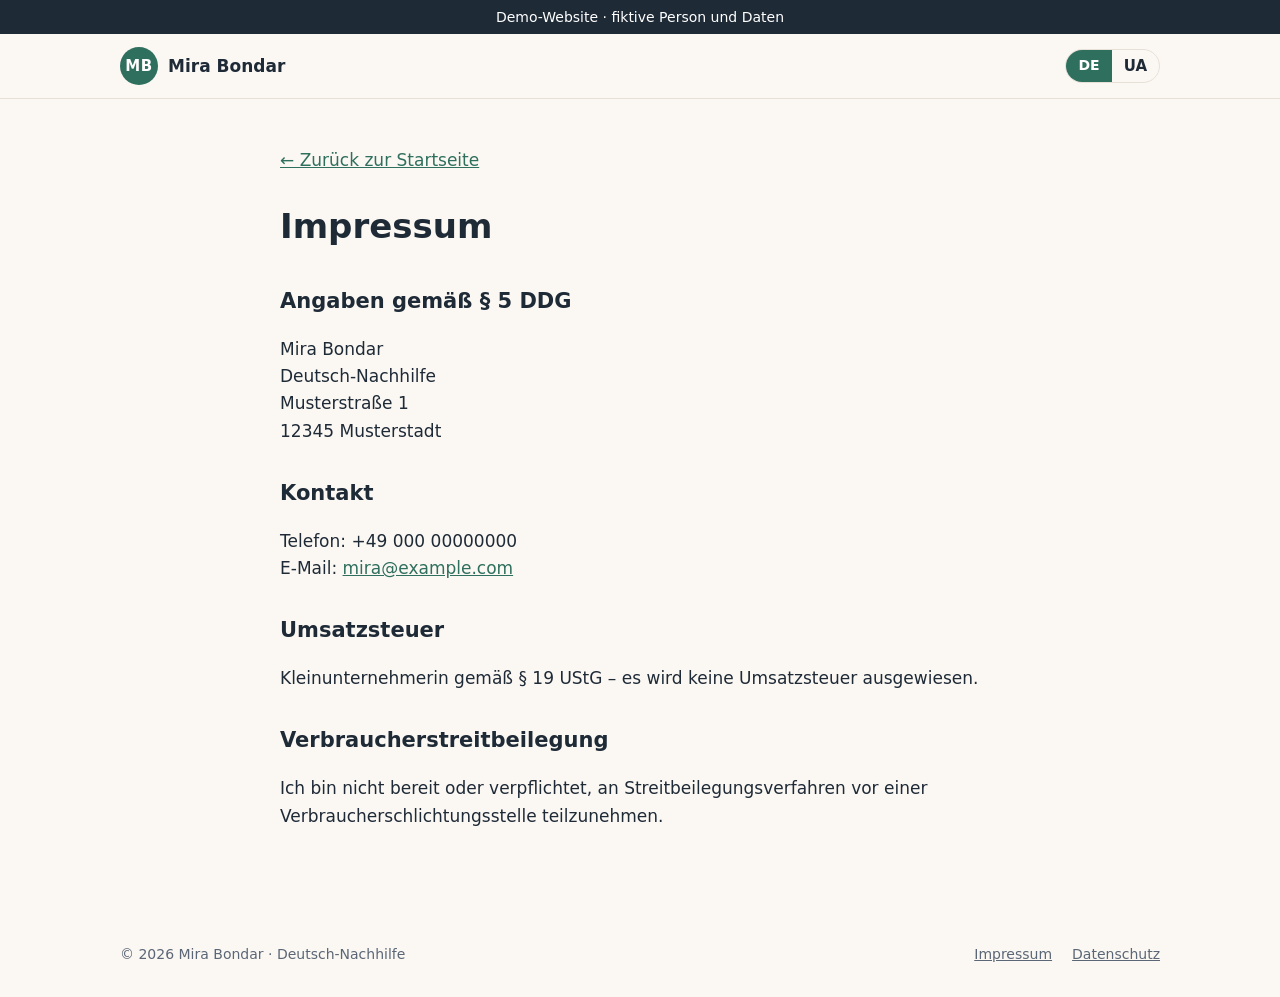
<file: impressum.html>
<!doctype html>
<html lang="de">
<head>
  <meta charset="utf-8">
  <meta name="viewport" content="width=device-width, initial-scale=1">
  <title>Impressum – Mira Bondar</title>
  <meta name="robots" content="noindex">
  <link rel="icon" href="img/favicon.svg" type="image/svg+xml">
  <link rel="stylesheet" href="css/style.css">
</head>
<body>
  <div class="demo-banner">Demo-Website · fiktive Person und Daten</div>

  <header class="site-header">
    <div class="container header-row">
      <a class="logo" href="index.html"><span class="logo-mark">MB</span> Mira Bondar</a>
      <nav class="main-nav">
        <div class="lang-switch">
          <span class="active">DE</span>
          <a href="uk/impressum.html" hreflang="uk" lang="uk">UA</a>
        </div>
      </nav>
    </div>
  </header>

  <!-- SAMPLE ONLY: for a real client fill in their real data -->
  <main class="container legal">
    <a class="back" href="index.html">← Zurück zur Startseite</a>
    <h1>Impressum</h1>

    <h2>Angaben gemäß § 5 DDG</h2>
    <p>Mira Bondar<br>
      Deutsch-Nachhilfe<br>
      Musterstraße 1<br>
      12345 Musterstadt</p>

    <h2>Kontakt</h2>
    <p>Telefon: +49 000 00000000<br>
      E-Mail: <a href="mailto:mira@example.com">mira@example.com</a></p>

    <h2>Umsatzsteuer</h2>
    <p>Kleinunternehmerin gemäß § 19 UStG – es wird keine Umsatzsteuer ausgewiesen.</p>

    <h2>Verbraucherstreitbeilegung</h2>
    <p>Ich bin nicht bereit oder verpflichtet, an Streitbeilegungsverfahren vor einer Verbraucherschlichtungsstelle teilzunehmen.</p>
  </main>

  <footer class="site-footer">
    <div class="container footer-row">
      <span>© 2026 Mira Bondar · Deutsch-Nachhilfe</span>
      <div class="footer-links">
        <a href="impressum.html">Impressum</a>
        <a href="datenschutz.html">Datenschutz</a>
      </div>
    </div>
  </footer>
</body>
</html>
</file>
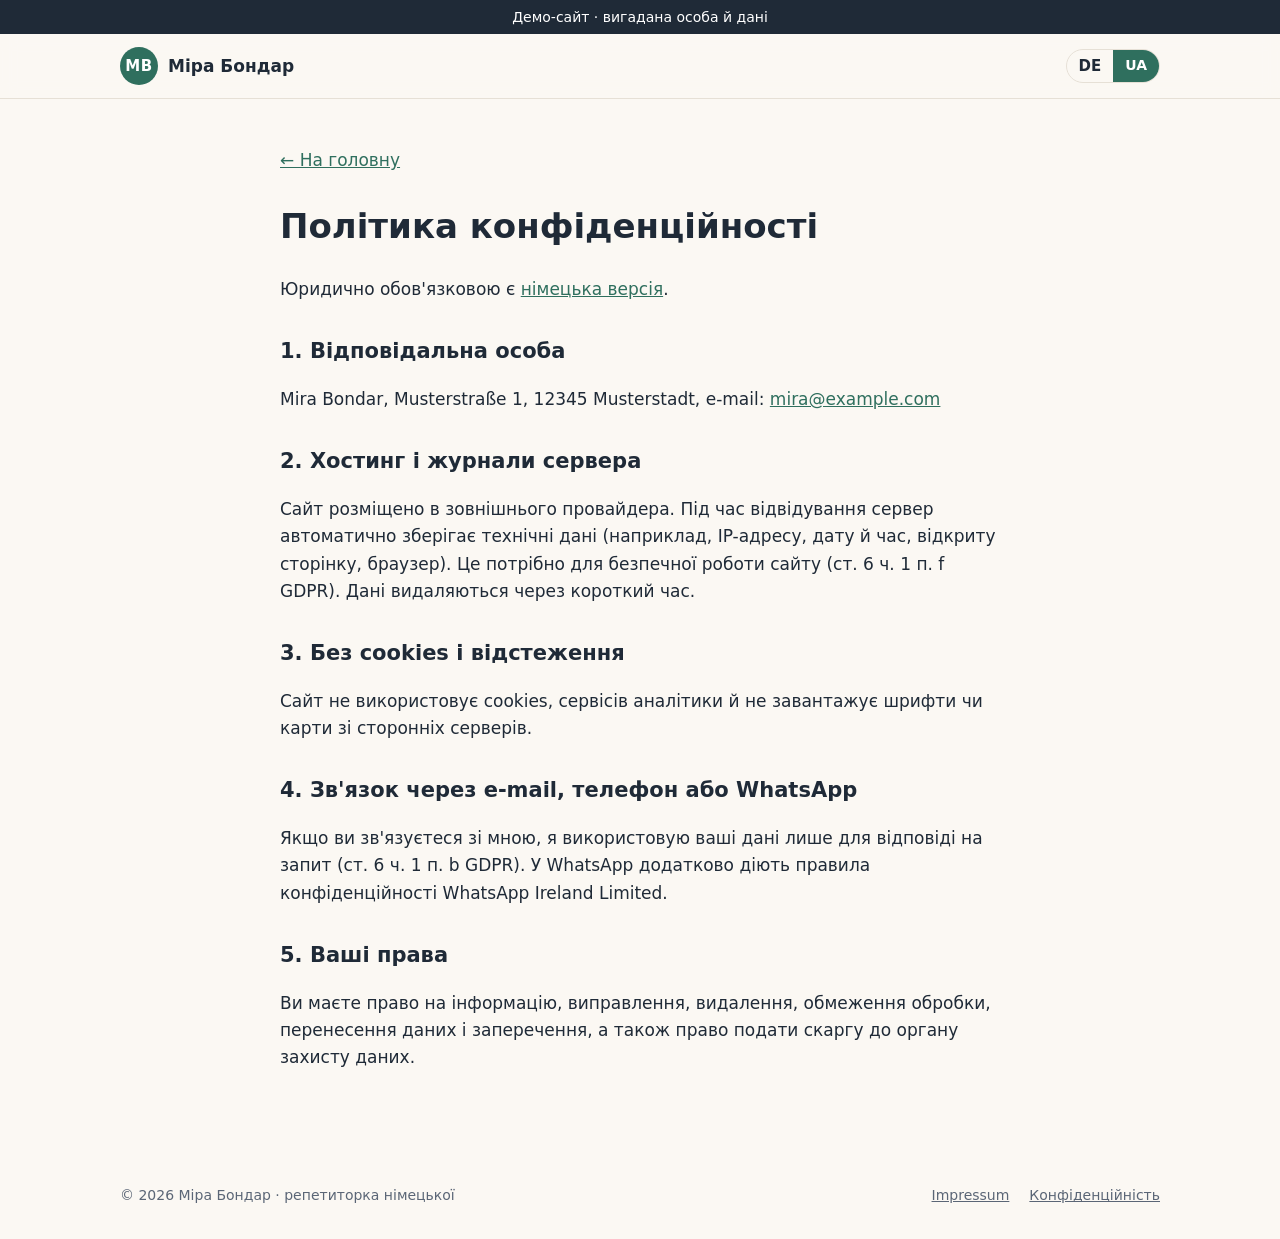
<file: uk/datenschutz.html>
<!doctype html>
<html lang="uk">
<head>
  <meta charset="utf-8">
  <meta name="viewport" content="width=device-width, initial-scale=1">
  <title>Конфіденційність – Міра Бондар</title>
  <meta name="robots" content="noindex">
  <link rel="icon" href="../img/favicon.svg" type="image/svg+xml">
  <link rel="stylesheet" href="../css/style.css">
</head>
<body>
  <div class="demo-banner">Демо-сайт · вигадана особа й дані</div>

  <header class="site-header">
    <div class="container header-row">
      <a class="logo" href="index.html"><span class="logo-mark">MB</span> Міра Бондар</a>
      <nav class="main-nav">
        <div class="lang-switch">
          <a href="../datenschutz.html" hreflang="de" lang="de">DE</a>
          <span class="active">UA</span>
        </div>
      </nav>
    </div>
  </header>

  <!-- SAMPLE ONLY: for a real client generate the text (e.g. with the free
       generator on e-recht24.de) using the client's hosting provider -->
  <main class="container legal">
    <a class="back" href="index.html">← На головну</a>
    <h1>Політика конфіденційності</h1>
    <p>Юридично обов'язковою є <a href="../datenschutz.html" lang="de">німецька версія</a>.</p>

    <h2>1. Відповідальна особа</h2>
    <p>Mira Bondar, Musterstraße 1, 12345 Musterstadt, e-mail: <a href="mailto:mira@example.com">mira@example.com</a></p>

    <h2>2. Хостинг і журнали сервера</h2>
    <p>Сайт розміщено в зовнішнього провайдера. Під час відвідування сервер автоматично зберігає технічні дані (наприклад, IP-адресу, дату й час, відкриту сторінку, браузер). Це потрібно для безпечної роботи сайту (ст. 6 ч. 1 п. f GDPR). Дані видаляються через короткий час.</p>

    <h2>3. Без cookies і відстеження</h2>
    <p>Сайт не використовує cookies, сервісів аналітики й не завантажує шрифти чи карти зі сторонніх серверів.</p>

    <h2>4. Зв'язок через e-mail, телефон або WhatsApp</h2>
    <p>Якщо ви зв'язуєтеся зі мною, я використовую ваші дані лише для відповіді на запит (ст. 6 ч. 1 п. b GDPR). У WhatsApp додатково діють правила конфіденційності WhatsApp Ireland Limited.</p>

    <h2>5. Ваші права</h2>
    <p>Ви маєте право на інформацію, виправлення, видалення, обмеження обробки, перенесення даних і заперечення, а також право подати скаргу до органу захисту даних.</p>
  </main>

  <footer class="site-footer">
    <div class="container footer-row">
      <span>© 2026 Міра Бондар · репетиторка німецької</span>
      <div class="footer-links">
        <a href="impressum.html">Impressum</a>
        <a href="datenschutz.html">Конфіденційність</a>
      </div>
    </div>
  </footer>
</body>
</html>
</file>
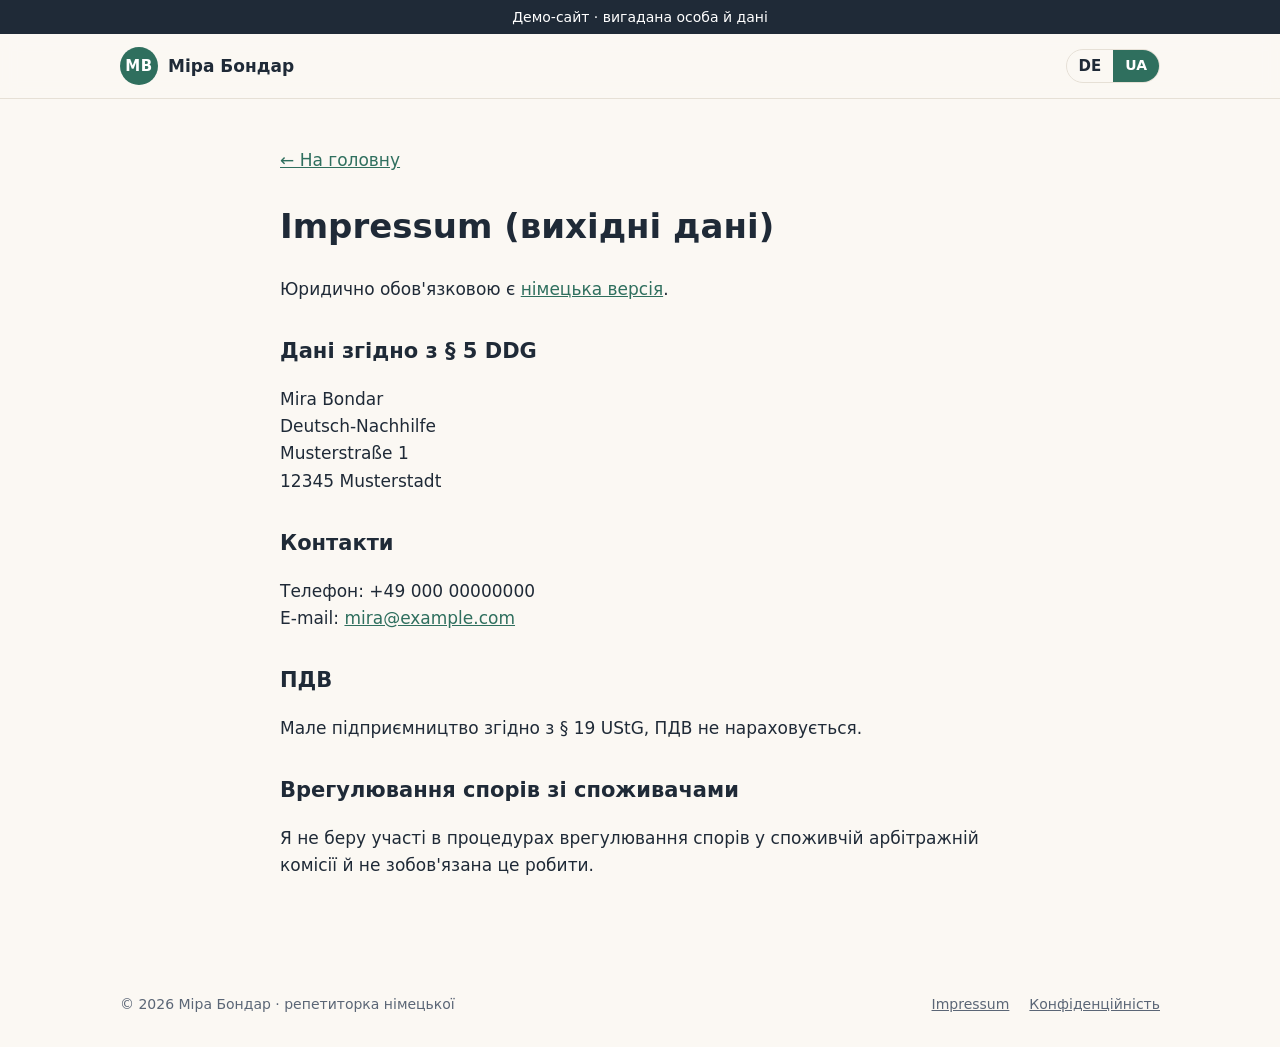
<file: uk/impressum.html>
<!doctype html>
<html lang="uk">
<head>
  <meta charset="utf-8">
  <meta name="viewport" content="width=device-width, initial-scale=1">
  <title>Impressum – Міра Бондар</title>
  <meta name="robots" content="noindex">
  <link rel="icon" href="../img/favicon.svg" type="image/svg+xml">
  <link rel="stylesheet" href="../css/style.css">
</head>
<body>
  <div class="demo-banner">Демо-сайт · вигадана особа й дані</div>

  <header class="site-header">
    <div class="container header-row">
      <a class="logo" href="index.html"><span class="logo-mark">MB</span> Міра Бондар</a>
      <nav class="main-nav">
        <div class="lang-switch">
          <a href="../impressum.html" hreflang="de" lang="de">DE</a>
          <span class="active">UA</span>
        </div>
      </nav>
    </div>
  </header>

  <!-- SAMPLE ONLY: for a real client fill in their real data -->
  <main class="container legal">
    <a class="back" href="index.html">← На головну</a>
    <h1>Impressum (вихідні дані)</h1>
    <p>Юридично обов'язковою є <a href="../impressum.html" lang="de">німецька версія</a>.</p>

    <h2>Дані згідно з § 5 DDG</h2>
    <p>Mira Bondar<br>
      Deutsch-Nachhilfe<br>
      Musterstraße 1<br>
      12345 Musterstadt</p>

    <h2>Контакти</h2>
    <p>Телефон: +49 000 00000000<br>
      E-mail: <a href="mailto:mira@example.com">mira@example.com</a></p>

    <h2>ПДВ</h2>
    <p>Мале підприємництво згідно з § 19 UStG, ПДВ не нараховується.</p>

    <h2>Врегулювання спорів зі споживачами</h2>
    <p>Я не беру участі в процедурах врегулювання спорів у споживчій арбітражній комісії й не зобов'язана це робити.</p>
  </main>

  <footer class="site-footer">
    <div class="container footer-row">
      <span>© 2026 Міра Бондар · репетиторка німецької</span>
      <div class="footer-links">
        <a href="impressum.html">Impressum</a>
        <a href="datenschutz.html">Конфіденційність</a>
      </div>
    </div>
  </footer>
</body>
</html>
</file>
<file: css/style.css>
/* Demo business-card site: static, no database, no external requests.
   Fonts come from the visitor's own system, so nothing is loaded from Google
   (important for German privacy law). */

:root {
  --bg: #fbf8f3;
  --surface: #ffffff;
  --ink: #1f2a37;
  --muted: #5b6676;
  --accent: #2f6f5e;        /* calm green */
  --accent-dark: #22524a;
  --accent-soft: #e3efe9;
  --warm: #f2b84b;          /* yellow highlight */
  --border: #e6e0d6;
  --radius: 18px;
  --shadow: 0 10px 30px rgba(31, 42, 55, 0.08);
  --font: system-ui, -apple-system, "Segoe UI", Roboto, "Noto Sans", Ubuntu, sans-serif;
}

* { box-sizing: border-box; }

html { scroll-behavior: smooth; }

body {
  margin: 0;
  background: var(--bg);
  color: var(--ink);
  font-family: var(--font);
  font-size: 17px;
  line-height: 1.6;
}

img, svg { max-width: 100%; display: block; }

a { color: var(--accent); }

.container {
  width: 100%;
  max-width: 1080px;
  margin: 0 auto;
  padding: 0 20px;
}

/* ---------- Demo banner ---------- */
.demo-banner {
  background: var(--ink);
  color: #fff;
  text-align: center;
  font-size: 14px;
  padding: 6px 12px;
}

/* ---------- Header ---------- */
.site-header {
  position: sticky;
  top: 0;
  z-index: 10;
  background: rgba(251, 248, 243, 0.92);
  backdrop-filter: blur(8px);
  border-bottom: 1px solid var(--border);
}

.header-row {
  display: flex;
  align-items: center;
  justify-content: space-between;
  gap: 16px;
  min-height: 64px;
}

.logo {
  display: flex;
  align-items: center;
  gap: 10px;
  font-weight: 700;
  color: var(--ink);
  text-decoration: none;
}

.logo-mark {
  width: 38px;
  height: 38px;
  border-radius: 50%;
  background: var(--accent);
  color: #fff;
  display: grid;
  place-items: center;
  font-size: 15px;
  letter-spacing: 0.5px;
}

.main-nav {
  display: flex;
  align-items: center;
  gap: 22px;
}

.main-nav a {
  color: var(--ink);
  text-decoration: none;
  font-size: 15px;
}

.main-nav a:hover { color: var(--accent); }

.lang-switch {
  display: inline-flex;
  border: 1px solid var(--border);
  border-radius: 999px;
  overflow: hidden;
  font-size: 14px;
  font-weight: 600;
}

.lang-switch a,
.lang-switch span {
  padding: 4px 12px;
  text-decoration: none;
  color: var(--ink);
}

.lang-switch .active {
  background: var(--accent);
  color: #fff;
}

/* On phones the menu links are hidden; sections are reachable by scrolling
   and the language switch stays visible. */
@media (max-width: 760px) {
  .main-nav .nav-link { display: none; }
}

/* ---------- Buttons ---------- */
.btn {
  display: inline-flex;
  align-items: center;
  justify-content: center;
  gap: 8px;
  padding: 13px 24px;
  border-radius: 999px;
  font-weight: 600;
  text-decoration: none;
  border: 2px solid transparent;
  transition: transform 0.15s, background 0.15s;
}

.btn:hover { transform: translateY(-2px); }

.btn-primary { background: var(--accent); color: #fff; }
.btn-primary:hover { background: var(--accent-dark); }

.btn-outline { border-color: var(--accent); color: var(--accent); background: transparent; }

.btn-whatsapp { background: #25d366; color: #0b3d1f; }

/* ---------- Hero ---------- */
.hero { padding: 64px 0 56px; }

.hero-grid {
  display: grid;
  grid-template-columns: 1.2fr 1fr;
  gap: 48px;
  align-items: center;
}

.eyebrow {
  display: inline-block;
  background: var(--accent-soft);
  color: var(--accent-dark);
  font-weight: 600;
  font-size: 14px;
  padding: 4px 14px;
  border-radius: 999px;
}

.hero h1 {
  font-size: clamp(32px, 5vw, 50px);
  line-height: 1.15;
  margin: 16px 0;
}

.hero h1 mark {
  background: linear-gradient(transparent 60%, var(--warm) 60%);
  color: inherit;
}

.hero p.lead {
  font-size: 19px;
  color: var(--muted);
  margin: 0 0 28px;
}

.hero-actions { display: flex; flex-wrap: wrap; gap: 12px; }

.hero-facts {
  display: flex;
  flex-wrap: wrap;
  gap: 24px;
  margin-top: 32px;
  padding: 0;
  list-style: none;
}

.hero-facts strong { display: block; font-size: 24px; color: var(--accent); }
.hero-facts span { font-size: 14px; color: var(--muted); }

.hero-art {
  background: var(--surface);
  border-radius: 28px;
  box-shadow: var(--shadow);
  padding: 24px;
}

@media (max-width: 820px) {
  .hero { padding: 40px 0; }
  .hero-grid { grid-template-columns: 1fr; gap: 32px; }
}

/* ---------- Sections ---------- */
section { scroll-margin-top: 72px; }

.section { padding: 64px 0; }
.section-alt { background: var(--surface); }

.section-title {
  font-size: clamp(26px, 3.6vw, 36px);
  margin: 0 0 8px;
}

.section-sub {
  color: var(--muted);
  margin: 0 0 36px;
  max-width: 620px;
}

.cards {
  display: grid;
  grid-template-columns: repeat(auto-fit, minmax(230px, 1fr));
  gap: 20px;
}

.card {
  background: var(--surface);
  border: 1px solid var(--border);
  border-radius: var(--radius);
  padding: 24px;
}

.section-alt .card { background: var(--bg); }

.card h3 { margin: 12px 0 6px; font-size: 20px; }
.card p { margin: 0; color: var(--muted); }

.card-icon {
  width: 48px;
  height: 48px;
  border-radius: 14px;
  background: var(--accent-soft);
  display: grid;
  place-items: center;
  font-size: 24px;
}

/* ---------- About ---------- */
.about-grid {
  display: grid;
  grid-template-columns: 280px 1fr;
  gap: 48px;
  align-items: center;
}

.about-photo {
  aspect-ratio: 1;
  border-radius: 50%;
  background: var(--accent-soft);
  overflow: hidden;
}

.check-list { padding: 0; list-style: none; margin: 20px 0 0; }
.check-list li { padding-left: 32px; position: relative; margin-bottom: 10px; }
.check-list li::before {
  content: "✓";
  position: absolute;
  left: 0;
  top: 0;
  width: 22px;
  height: 22px;
  border-radius: 50%;
  background: var(--accent);
  color: #fff;
  font-size: 13px;
  display: grid;
  place-items: center;
  margin-top: 3px;
}

@media (max-width: 760px) {
  .about-grid { grid-template-columns: 1fr; gap: 28px; }
  .about-photo { max-width: 220px; margin: 0 auto; }
}

/* ---------- Prices ---------- */
.price-card { display: flex; flex-direction: column; }
.price-card .price {
  font-size: 32px;
  font-weight: 700;
  color: var(--ink);
  margin: 16px 0 4px;
}
.price-card .price small { font-size: 15px; font-weight: 400; color: var(--muted); }
.price-card.featured { border: 2px solid var(--accent); position: relative; }
.badge {
  position: absolute;
  top: -13px;
  left: 24px;
  background: var(--warm);
  color: var(--ink);
  font-size: 13px;
  font-weight: 700;
  padding: 2px 12px;
  border-radius: 999px;
}

.note {
  margin-top: 24px;
  padding: 16px 20px;
  border-radius: var(--radius);
  background: var(--accent-soft);
  color: var(--accent-dark);
}

/* ---------- Steps ---------- */
.steps { counter-reset: step; }
.steps .card { position: relative; padding-top: 56px; }
.steps .card::before {
  counter-increment: step;
  content: counter(step);
  position: absolute;
  top: 20px;
  left: 24px;
  width: 32px;
  height: 32px;
  border-radius: 50%;
  background: var(--warm);
  font-weight: 700;
  display: grid;
  place-items: center;
}

/* ---------- Reviews ---------- */
.review blockquote { margin: 0 0 14px; font-style: italic; }
.review .who { font-weight: 600; font-size: 15px; }
.review .stars { color: var(--warm); letter-spacing: 2px; }
.example-label {
  display: inline-block;
  font-size: 13px;
  color: var(--muted);
  border: 1px dashed var(--muted);
  border-radius: 999px;
  padding: 2px 12px;
  margin-bottom: 20px;
}

/* ---------- FAQ ---------- */
.faq details {
  background: var(--surface);
  border: 1px solid var(--border);
  border-radius: 14px;
  padding: 16px 20px;
  margin-bottom: 12px;
}
.faq summary { cursor: pointer; font-weight: 600; }
.faq details p { margin: 10px 0 0; color: var(--muted); }

/* ---------- Contact ---------- */
.contact-box {
  background: var(--accent);
  color: #fff;
  border-radius: 28px;
  padding: 48px 32px;
  text-align: center;
}
.contact-box h2 { margin: 0 0 8px; font-size: clamp(26px, 3.6vw, 36px); }
.contact-box p { margin: 0 0 28px; opacity: 0.9; }
.contact-actions { display: flex; flex-wrap: wrap; gap: 12px; justify-content: center; }
.contact-box .btn-outline { border-color: #fff; color: #fff; }
.contact-details {
  display: flex;
  flex-wrap: wrap;
  justify-content: center;
  gap: 8px 28px;
  margin-top: 28px;
  font-size: 15px;
  opacity: 0.9;
}
.contact-box a:not(.btn) { color: #fff; }

/* ---------- Footer ---------- */
.site-footer {
  padding: 32px 0;
  font-size: 14px;
  color: var(--muted);
}
.footer-row {
  display: flex;
  flex-wrap: wrap;
  justify-content: space-between;
  gap: 12px;
}
.footer-links { display: flex; gap: 20px; }
.footer-links a { color: var(--muted); }

/* ---------- Legal pages (Impressum, Datenschutz) ---------- */
/* Only top/bottom padding here, so the side padding of .container stays */
.legal { padding-top: 48px; padding-bottom: 64px; max-width: 760px; }
.legal h1 { font-size: 34px; margin-top: 0; }
.legal h2 { font-size: 21px; margin-top: 32px; }
.legal .back { display: inline-block; margin-bottom: 24px; }
</file>
